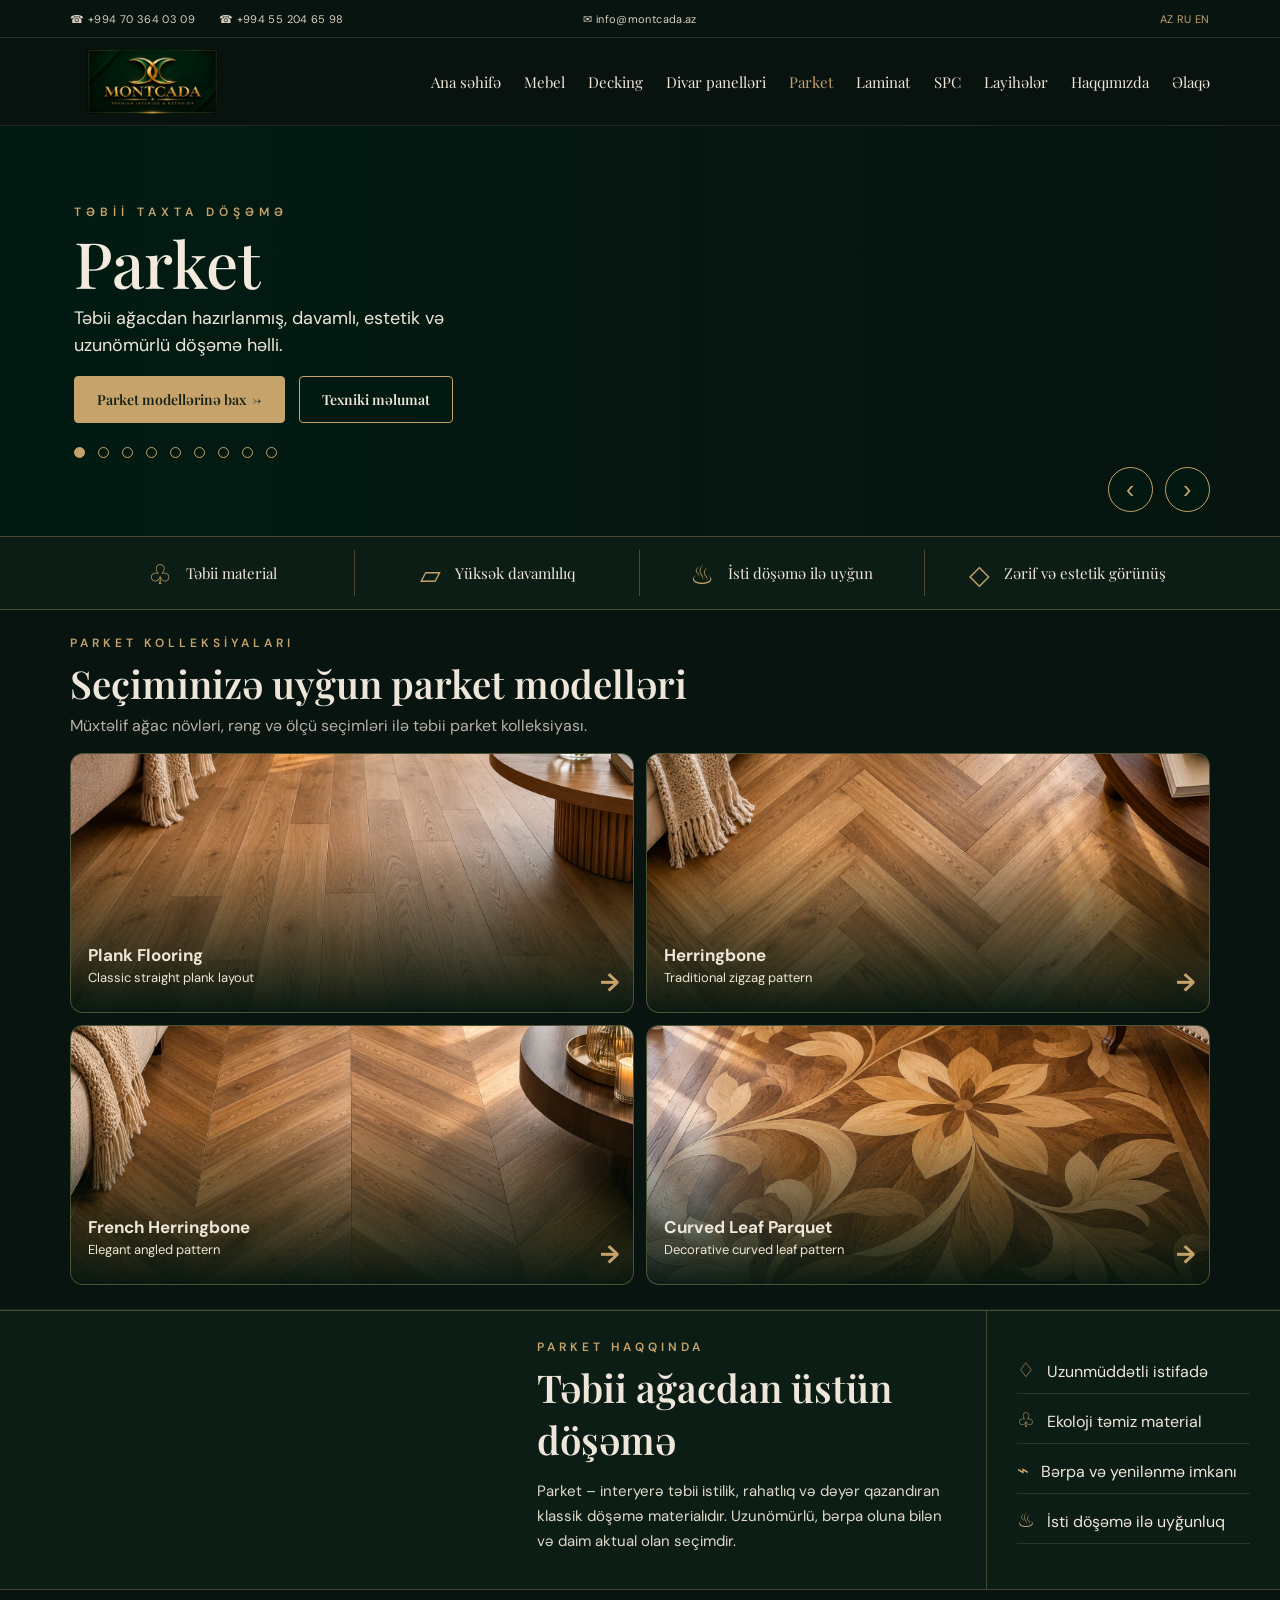
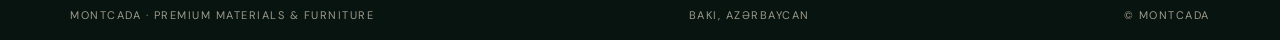
<file: parket.html>
<!DOCTYPE html>
<html lang="az">
<head>
<meta charset="UTF-8">
<meta name="viewport" content="width=device-width, initial-scale=1">
<meta name="theme-color" content="#07140f">
<title>MONTCADA | Parket</title>
<link rel="preconnect" href="https://fonts.googleapis.com">
<link rel="preconnect" href="https://fonts.gstatic.com" crossorigin>
<link rel="stylesheet" href="style.css">

</head>
<body class="page-parket">
<div id="siteHeader"></div>

<section class="hero" aria-label="Parket təqdimatı">
<div class="hero-img active" style="background-image:url('https://images.unsplash.com/photo-1600210492486-724fe5c67fb0?auto=format&fit=crop&w=1800&q=85')"></div>
<div class="hero-img" style="background-image:url('https://images.unsplash.com/photo-1600607687939-ce8a6c25118c?auto=format&fit=crop&w=1800&q=85')"></div>
<div class="hero-img" style="background-image:url('https://images.unsplash.com/photo-1600566753086-00f18fb6b3ea?auto=format&fit=crop&w=1800&q=85')"></div>
<div class="hero-img" style="background-image:url('https://images.unsplash.com/photo-1600607687920-4e2a09cf159d?auto=format&fit=crop&w=1800&q=85')"></div>
<div class="hero-img" style="background-image:url('https://images.unsplash.com/photo-1600607687644-c7171b42498f?auto=format&fit=crop&w=1800&q=85')"></div>
<div class="hero-img" style="background-image:url('https://images.unsplash.com/photo-1600607687939-ce8a6c25118c?auto=format&fit=crop&w=1800&q=85')"></div>
<div class="hero-img" style="background-image:url('https://images.unsplash.com/photo-1600210492486-724fe5c67fb0?auto=format&fit=crop&w=1800&q=85')"></div>
<div class="hero-img" style="background-image:url('https://images.unsplash.com/photo-1600566753086-00f18fb6b3ea?auto=format&fit=crop&w=1800&q=85')"></div>
<div class="hero-img" style="background-image:url('https://images.unsplash.com/photo-1600607687644-c7171b42498f?auto=format&fit=crop&w=1800&q=85')"></div>
<div class="hero-content"><div class="eyebrow">Təbii taxta döşəmə</div><h1 id="heroTitle">Parket</h1><p id="heroText">Təbii ağacdan hazırlanmış, davamlı, estetik və uzunömürlü döşəmə həlli.</p><div class="actions"><a class="btn primary" href="#collections">Parket modellərinə bax&nbsp; →</a><a class="btn secondary" href="#about">Texniki məlumat</a></div><div class="dots" id="heroDots"></div></div>
<div class="arrows"><button class="arrow" id="prev" aria-label="Əvvəlki slayd">‹</button><button class="arrow" id="next" aria-label="Növbəti slayd">›</button></div>
</section>

<section class="site-benefits">
  <div class="site-benefit">
    <span class="site-benefit-icon">♧</span>
    Təbii material
  </div>

  <div class="site-benefit">
    <span class="site-benefit-icon">▱</span>
    Yüksək davamlılıq
  </div>

  <div class="site-benefit">
    <span class="site-benefit-icon">♨</span>
    İsti döşəmə ilə uyğun
  </div>

  <div class="site-benefit">
    <span class="site-benefit-icon">◇</span>
    Zərif və estetik görünüş
  </div>
</section>
  
<section class="section" id="collections"><div class="kicker">PARKET KOLLEKSİYALARI</div><h2>Seçiminizə uyğun parket modelləri</h2><p>Müxtəlif ağac növləri, rəng və ölçü seçimləri ilə təbii parket kolleksiyası.</p>

<div class="cards">

  <a class="card" href="#contact">
    <img loading="lazy" src="parket/parket-floring.webp">
    <div class="card-label">
      <strong>Plank Flooring</strong>
      <span>Classic straight plank layout</span>
      <b>→</b>
    </div>
  </a>

  <a class="card" href="#contact">
    <img loading="lazy" src="parket/parket-heringbone.webp">
    <div class="card-label">
      <strong>Herringbone</strong>
      <span>Traditional zigzag pattern</span>
      <b>→</b>
    </div>
  </a>

  <a class="card" href="#contact">
    <img loading="lazy" src="parket/parket-fishbone.webp">
    <div class="card-label">
      <strong>French Herringbone</strong>
      <span>Elegant angled pattern</span>
      <b>→</b>
    </div>
  </a>

  <a class="card" href="#contact">
    <img loading="lazy" src="parket/parket-curva.webp">
    <div class="card-label">
      <strong>Curved Leaf Parquet</strong>
      <span>Decorative curved leaf pattern</span>
      <b>→</b>
    </div>
  </a>

</div>
</section>
<section class="about" id="about"><div class="about-photo" style="background-image:url('https://images.unsplash.com/photo-1600607687939-ce8a6c25118c?auto=format&fit=crop&w=1100&q=85')"></div><div class="about-copy"><div class="kicker">PARKET HAQQINDA</div><h2>Təbii ağacdan üstün döşəmə</h2><p>Parket – interyerə təbii istilik, rahatlıq və dəyər qazandıran klassik döşəmə materialıdır. Uzunömürlü, bərpa oluna bilən və daim aktual olan seçimdir.</p></div><div class="about-list"><div><span>♢</span>Uzunmüddətli istifadə</div><div><span>♧</span>Ekoloji təmiz material</div><div><span>⌁</span>Bərpa və yenilənmə imkanı</div><div><span>♨</span>İsti döşəmə ilə uyğunluq</div></div></section>
<footer><span>MONTCADA · PREMIUM MATERIALS & FURNITURE</span><span>BAKI, AZƏRBAYCAN</span><span>© MONTCADA</span></footer>
<script>
const slides=[...document.querySelectorAll('.hero-img')],dotsBox=document.getElementById('heroDots');let current=0,timer;
slides.forEach((_,i)=>{const d=document.createElement('button');d.className='dot'+(i===0?' active':'');d.setAttribute('aria-label',`Slayd ${i+1}`);d.addEventListener('click',()=>show(i,true));dotsBox.appendChild(d)});
function show(i,manual=false){slides[current].classList.remove('active');dotsBox.children[current].classList.remove('active');current=(i+slides.length)%slides.length;slides[current].classList.add('active');dotsBox.children[current].classList.add('active');if(manual)reset()}
function reset(){clearInterval(timer);timer=setInterval(()=>show(current+1),10000)}
document.getElementById('prev').onclick=()=>show(current-1,true);document.getElementById('next').onclick=()=>show(current+1,true);reset();

</script>

<script src="header.js"></script>

</body></html>
</file>
<file: style.css>
@import url('https://fonts.googleapis.com/css2?family=DM+Sans:wght@400;500;600;700&family=Playfair+Display:wght@500;600;700&display=swap');
:root{
--bg:#07140f;
--panel:#0c1d16;
--green:#123e2d;
--gold:#c5a36a;
--cream:#eee6d8;
--muted:#b6b1a6
}

*{box-sizing:border-box}

html{
scroll-behavior:smooth;
scroll-padding-top:90px
}

body{
margin:0;
background:var(--bg);
color:var(--cream);
font-family:"DM Sans",sans-serif
}

a{color:inherit}

.topbar{
min-height:38px;
padding:7px 5.5%;
display:flex;
align-items:center;
justify-content:space-between;
gap:18px;
border-bottom:1px solid #ffffff20;
color:#d9d0bf;
font-size:11px;
letter-spacing:.35px;
  position:relative;
}

.top-contacts{
display:flex;
gap:24px;
flex-wrap:wrap;

}

.location-link{
  display:inline-flex;
  align-items:center;
  gap:7px;
  color:inherit;
  text-decoration:none;
  cursor:pointer;
  transition:color .2s ease;
}

.location-link:hover{
  color:var(--gold);
}

.location-link svg{
  width:14px;
  height:14px;
}

.top-email{
position:absolute;
left:50%;
transform:translateX(-50%);
white-space:nowrap;
}

.topbar a{text-decoration:none}

.languages{
color:var(--gold);
white-space:nowrap;
letter-spacing:2px
  text-align:center;
}

header{
min-height:88px;
padding:10px 5.5%;
display:flex;
align-items:center;
justify-content:space-between;
gap:28px;
background:#08130f;
border-bottom:1px solid #c5a36a28;
position:relative;
z-index:20
}

.brand{
width:205px;
height:65px;
flex:0 0 205px;
display:flex;
align-items:center
}

.brand img{
width:100%;
height:100%;
object-fit:contain
}
.brand{
  transform:translateX(-15%);
}
@media (min-width:851px){
  .brand{
    transform:translateX(-10%);
  }
}


nav{
display:flex;
align-items:center;
justify-content:flex-end;
gap:clamp(12px,1.8vw,27px);
flex:1
}

nav a{
text-decoration:none;
color:#eee6d8;
font:15px "Playfair Display",serif;
white-space:nowrap;
transition:color .25s
}

nav a:hover{color:var(--gold)}

nav a.active{
  color:var(--gold);
}
  
.menu-toggle{
display:none;
background:transparent;
color:var(--gold);
border:1px solid #c5a36a88;
border-radius:3px;
font-size:23px;
padding:5px 11px
}

/* ANA SLAYD */

.hero{
height:min(410px,68vw);
min-height:410px;
position:relative;
overflow:hidden;
background:#07140f
}

.hero-bg{
position:absolute;
inset:0;
background-size:cover;
background-position:center;
opacity:0;
transition:opacity 1.5s ease;
will-change:opacity
}

.hero-bg.active{opacity:1}

.hero-shade{
position:absolute;
inset:0;
background:
linear-gradient(90deg,rgba(3,14,10,.91) 0%,rgba(3,14,10,.65) 34%,rgba(3,14,10,.12) 76%),
linear-gradient(0deg,rgba(3,14,10,.28),transparent 35%);
z-index:1;
pointer-events:none
}

.hero-content{
position:relative;
z-index:2;
height:100%;
max-width:760px;
padding:60px 6%;
display:flex;
flex-direction:column;
justify-content:center;
align-items:flex-start
}

.eyebrow{
color:var(--gold);
font-size:12px;
letter-spacing:6px;
text-transform:uppercase
}

.hero h1{
font:500 clamp(50px,6.2vw,82px)/1.02 "Playfair Display",serif;
color:#f2eadc;
margin:25px 0 20px;
max-width:700px
}

.hero p{
font-size:17px;
line-height:1.7;
color:#eee6d8;
max-width:430px;
margin:0
}

.hero-actions{
display:flex;
flex-wrap:wrap;
gap:16px;
margin-top:27px
}

.btn{
display:inline-flex;
align-items:center;
justify-content:center;
gap:12px;
padding:14px 21px;
border:1px solid var(--gold);
color:var(--cream);
text-decoration:none;
font:14px "Playfair Display",serif;
transition:background .25s,color .25s
}

.btn.primary{
background:var(--gold);
color:#10170f
}

.btn:hover{
background:var(--gold);
color:#10170f
}

/* SLAYD NOQTƏLƏRİ */

.hero-dots{
position:absolute;
z-index:4;
left:6%;
bottom:38px;
display:flex;
align-items:center;
gap:13px
}

.hero-dot{
width:12px;
height:12px;
padding:0;
border:1px solid var(--gold);
border-radius:50%;
background:transparent;
cursor:pointer;
transition:all .35s
}

.hero-dot.active{
width:14px;
height:14px;
background:var(--cream);
border-color:var(--cream)
}

.hero-arrows{
position:absolute;
z-index:4;
right:6%;
bottom:27px;
display:flex;
gap:14px
}

.hero-arrow{
width:46px;
height:46px;
border:1px solid var(--gold);
border-radius:50%;
background:#07140f55;
color:var(--gold);
font-size:27px;
cursor:pointer;
transition:all .25s
}

.hero-arrow:hover{
background:var(--gold);
color:#07140f
}

/* ÜSTÜNLÜKLƏR — ÜMUMİ */

.benefits{
  display:grid;
  grid-template-columns:repeat(4,minmax(0,1fr));
  padding:17px 5%;
  background:#071a12;
  border-top:1px solid #c5a36a33;
  border-bottom:1px solid #c5a36a33;
}

.benefit{
  display:flex;
  align-items:center;
  justify-content:center;
  gap:10px;
  min-width:0;
  padding:7px;
  border:0;
  font:400 16px "Playfair Display",serif;
}

.benefit-icon{
  flex-shrink:0;
  font-size:28px;
  color:var(--gold);
}

/* MƏHSULLAR */

.section{
padding:78px 5.5%;
border-bottom:1px solid #ffffff12
}

.section-heading{
display:flex;
align-items:flex-end;
justify-content:space-between;
gap:20px;
margin-bottom:28px
}

.section-kicker{
color:var(--gold);
font-size:11px;
letter-spacing:4px;
text-transform:uppercase
}

.section h2{
font:500 clamp(34px,4vw,48px)/1.1 "Playfair Display",serif;
margin:12px 0 0
}

.text-link{
color:var(--gold);
text-decoration:none;
font-size:13px;
white-space:nowrap
}

.category-grid{
display:grid;
grid-template-columns:repeat(3,1fr);
gap:18px
}

.category-card{
height:270px;
position:relative;
overflow:hidden;
border:1px solid #b9965d77;
border-radius:7px;
background:#18251d;
text-decoration:none
}

.category-card img{
width:100%;
height:100%;
object-fit:cover;
display:block;
transition:transform .7s ease
}

.category-card:hover img{
transform:scale(1.06)
}

.category-card:after{
content:"";
position:absolute;
inset:35% 0 0;
background:linear-gradient(transparent,rgba(0,0,0,.88))
}

.category-label{
position:absolute;
z-index:1;
left:17px;
right:14px;
bottom:17px;
display:flex;
align-items:flex-end;
justify-content:space-between;
gap:8px;
font:20px "Playfair Display",serif
}

.category-label small{
display:block;
font:11px "DM Sans",sans-serif;
margin-top:5px;
color:#e4ded3
}

.category-arrow{
color:var(--gold);
font-size:22px
}

/* HAQQIMIZDA */

.about{
display:grid;
grid-template-columns:1.05fr .95fr;
min-height:420px;
background:#0b2118
}

.about-image{
min-height:420px;
background:url("https://images.unsplash.com/photo-1600210492486-724fe5c67fb0?auto=format&fit=crop&w=1400&q=82") center/cover
}

.about-copy{
padding:70px 10%;
display:flex;
flex-direction:column;
justify-content:center
}

.about-copy h2{
font:500 clamp(34px,4vw,48px)/1.12 "Playfair Display",serif;
margin:15px 0 20px
}

.about-copy p{
color:#c9c8bd;
line-height:1.8;
font-size:15px;
max-width:540px
}

/* LAYİHƏLƏR */

.projects{
background:radial-gradient(ellipse at 70% 0%,#12271d,#07140f 70%)
}

.project-grid{
display:grid;
grid-template-columns:repeat(4,1fr);
gap:15px
}

.project-card{
height:220px;
overflow:hidden;
border-radius:6px;
border:1px solid #b9965d66
}

.project-card img{
width:100%;
height:100%;
object-fit:cover;
display:block;
transition:transform .7s
}

.project-card:hover img{
transform:scale(1.05)
}

/* ƏLAQƏ */

.contact-section{
display:grid;
grid-template-columns:1fr 1fr;
gap:35px;
align-items:center;
background:#0a1b13
}

.contact-section h2{
font:500 42px "Playfair Display",serif;
margin:12px 0
}

.contact-section p{
color:#c5c1b5;
line-height:1.8
}

.contact-details{
display:grid;
gap:15px
}

.contact-details a{
color:var(--cream);
text-decoration:none
}

footer{
padding:28px 5.5%;
display:flex;
justify-content:space-between;
gap:15px;
flex-wrap:wrap;
color:#a9a294;
font-size:10px;
letter-spacing:1.4px;
border-top:1px solid #ffffff1a
}

/* TABLET */

@media(max-width:1050px){
header{gap:15px}
.brand{width:165px;flex-basis:165px}
nav{gap:13px}
nav a{font-size:15px}
.category-card{height:230px}
}

/* MOBİL */

@media(max-width:850px){

.topbar{
padding:7px 4%;
font-size:9px
}



header{
min-height:75px;
padding:8px 4%;
flex-wrap:wrap
}

.brand{
width:155px;
height:54px;
flex-basis:155px
}

.menu-toggle{
display:block;
margin-left:auto
}

nav{
display:none;
order:3;
flex:0 0 100%;
width:100%;
justify-content:flex-start;
flex-wrap:wrap;
gap:16px 20px;
padding:12px 0 15px
}

nav.open{display:flex}

.hero{
height:620px;
min-height:530px
}

.hero-content{padding:45px 7%}

.benefits{
  grid-template-columns:repeat(4,minmax(0,1fr));
  gap:3px;
  padding:18px 2%;
}

.benefit{
  display:flex;
  align-items:center;
  justify-content:center;
  gap:4px;
  min-width:0;
  padding:4px 2px;
  border:0;
  font:400 9px "Playfair Display",serif;
}

.benefit-icon{
font-size:23px;
flex-shrink:0;
}

.category-grid{
grid-template-columns:repeat(2,minmax(0,1fr))
}

.category-card{height:210px}

.category-card:last-child{
grid-column:span 1
}

.about{grid-template-columns:1fr}

.about-image{min-height:330px}

.about-copy{padding:50px 7%}

.project-grid{grid-template-columns:1fr 1fr}

.project-card{height:190px}

.contact-section{grid-template-columns:1fr}
}

/* TELEFON */

@media(max-width:520px){


.topbar{
  flex-wrap:nowrap;
  min-height:58px;
  align-items:flex-start;
  position:relative;
}

.top-contacts{
  display:flex;
  flex-direction:column;
  align-items:flex-start;
  gap:4px;
}

.top-email{
  position:absolute;
  left:50%;
  top:50%;
  transform:translate(-50%,-50%);
  white-space:nowrap;
}

.languages{
  position:absolute;
  top:7px;
  right:4%;
  letter-spacing:1px;
}

.hero{
height:590px;
min-height:510px
}

.hero-content{padding:40px 7%}

.hero h1{font-size:46px}

.hero p{
font-size:14px;
max-width:310px
}

.hero-actions{gap:9px}

.hero-actions .btn{
padding:12px 13px;
font-size:12px
}

.hero-dots{
left:7%;
bottom:27px;
gap:9px
}

.hero-dot{
width:9px;
height:9px
}

.hero-dot.active{
width:12px;
height:12px
}

.hero-arrows{
right:5%;
bottom:15px;
gap:7px
}

.hero-arrow{
width:36px;
height:36px;
font-size:21px
}
 
.benefit-icon{font-size:23px}

.section{padding:52px 5%}

.section-heading{
align-items:flex-start;
flex-direction:column
}

.category-grid{gap:9px}

.category-card{height:165px}


.category-label{
left:10px;
bottom:12px;
font-size:17px
}

.about-image{min-height:250px}

.about-copy h2{font-size:34px}

.project-card{height:145px}

.contact-section h2{font-size:34px}

footer{
flex-direction:column;
font-size:9px
}
}

@media(prefers-reduced-motion:reduce){
*,*::before,*::after{
scroll-behavior:auto!important;
transition:none!important
}
}
/* MONTCADA — PREMIUM MOBIL MENYU */
@media (max-width: 850px) {
  header {
    position: relative !important;
    z-index: 100 !important;
    display: flex !important;
    flex-wrap: wrap !important;
    align-items: center !important;
    justify-content: space-between !important;
    height: auto !important;
    min-height: 88px !important;
    padding: 10px 5% !important;
    gap: 12px !important;
  }

  header .brand {
    display: flex !important;
    align-items: center !important;
    width: 190px !important;
    height: 65px !important;
  }

  header .brand img {
    width: 100% !important;
    height: 100% !important;
    object-fit: contain !important;
  }

  #menuToggle {
    display: block !important;
    margin-left: auto !important;
    background: transparent !important;
    color: #c5a36a !important;
    border: 1px solid rgba(197,163,106,.65) !important;
    border-radius: 3px !important;
    padding: 9px 13px !important;
    font-size: 25px !important;
  }

  #mainNav {
    display: none !important;
    position: static !important;
    order: 3 !important;
    flex: 0 0 100% !important;
    width: 100% !important;
    height: auto !important;
    margin: 0 !important;
    padding: 8px 0 12px !important;
    flex-direction: column !important;
    align-items: stretch !important;
    gap: 0 !important;
    background: transparent !important;
  }

  #mainNav.open {
    display: flex !important;
  }

  #mainNav a {
    display: block !important;
    width: 100% !important;
    padding: 13px 8px !important;
    border: 0 !important;
    border-bottom: 1px solid rgba(197,163,106,.18) !important;
    background: transparent !important;
    color: #eee6d8 !important;
    font-family: Georgia, serif !important;
    font-size: 23px !important;
    text-align: left !important;
    text-decoration: none !important;
  }

  #mainNav a.active,
  #mainNav a[aria-current="page"] {
    color: #c5a36a !important;
  }
}

@media (max-width: 520px) {
  header .brand {
    width: 175px !important;
    height: 60px !important;
  }

  #mainNav a {
    font-size: 22px !important;
  }
}

/* =================================
   BÜTÜN SƏHİFƏLƏR — ÜSTÜNLÜKLƏR ZOLAĞI
================================= */

.site-benefits {
  display: grid;
  grid-template-columns: repeat(4, minmax(0, 1fr));
  align-items: center;
  padding: 13px 5.5%;
  background: #0c1d16;
  border-top: 1px solid #c5a36a55;
  border-bottom: 1px solid #c5a36a55;
}

.site-benefit {
  display: flex;
  align-items: center;
  justify-content: center;
  gap: 14px;
  min-height: 44px;
  padding: 5px 12px;
  border-right: 1px solid #c5a36a55;
  color: #eee6d8;
  font-family: "Playfair Display", serif;
  font-size: 15px;
}

.site-benefit:last-child {
  border-right: 0;
}

.site-benefit-icon {
  flex-shrink: 0;
  color: #c5a36a;
  font-size: 27px;
}

@media (max-width: 620px) {
  .site-benefits {
    grid-template-columns: repeat(2, minmax(0, 1fr));
    padding: 8px 3%;
  }

  .site-benefit {
    justify-content: flex-start;
    font-size: 12px;
    gap: 9px;
    padding: 10px 8px;
  }

  .site-benefit:nth-child(2) {
    border-right: 0;
  }

  .site-benefit:nth-child(-n+2) {
    border-bottom: 1px solid #c5a36a33;
  }

  .site-benefit-icon {
    font-size: 22px;
  }
}

/* =====================================
   MEBEL SƏHİFƏSİ CSS
===================================== */

.page-mebel .hero{
      position:relative;
      overflow:hidden;
      background:var(--panel)
     }
.page-mebel .slides,
.page-mebel .slide{
position:absolute;
inset:0;
width:100%;
height:100%;
}
.page-mebel .slide{
  opacity:0;
  visibility:hidden;
  background-size:cover;
  background-position:center;
  transition:opacity 1.7s ease,visibility 1.7s ease;
}
.page-mebel .slide.active{
  opacity:1;
  visibility:visible;
}
.page-mebel .shade{
  position:absolute;
  inset:0;
  z-index:1;
  background:linear-gradient(90deg,rgba(7,20,15,.98),rgba(7,20,15,.88) 28%,rgba(7,20,15,.43) 57%,rgba(7,20,15,.05))
}
.page-mebel .hero-content{
  position:relative;
  z-index:2;
  height:100%;
  padding:55px 6%;
  display:flex;
  flex-direction:column;
  justify-content:center;
  align-items:flex-start
}
.page-mebel .kicker{
  color:var(--gold);
  font-size:11px;
  letter-spacing:5px;
  font-weight:600
}
.page-mebel .hero h1{
  font:700 clamp(42px,5vw,65px)/1.08 "Playfair Display",serif;max-width:570px;
  margin:18px 0;color:var(--cream)
}
.page-mebel .hero p{
  font-size:15px;
  line-height:1.75;
  max-width:390px;
  margin:0 0 24px;
  color:#e2dbcf
}
.page-mebel .actions{
  display:flex;
  gap:14px;
  flex-wrap:wrap
}
.page-mebel .btn{
  padding:14px 22px;
  border:1px solid var(--gold);
  font-size:13px;transition:.25s
}
.page-mebel btn:hover{
  background:var(--gold);
  color:#17140e
}
.page-mebel .btn.primary{
  background:var(--gold);
  color:#17140e
}
.page-mebel .dots{
  position:absolute;
  z-index:3;
  bottom:25px;
  left:6%;
  display:flex;gap:12px
}
.page-mebel .dot{
  width:12px;
  height:12px;
  border-radius:50%;
  border:1.5px solid var(--gold);
  background:transparent;
  padding:0;cursor:pointer;
  transition:background .3s,transform .3s
}
.page-mebel .dot.active{
  background:var(--cream);
  border-color:var(--cream);
  transform:scale(1.08)
}
.page-mebel .arrows{
  position:absolute;
  right:5%;
  bottom:19px;
  z-index:3;
  display:flex;
  gap:12px
}
.page-mebel .arrows button{
  width:43px;
  height:43px;
  border:1px solid var(--gold);
  border-radius:50%;
  background:rgba(7,20,15,.55);
  color:var(--gold);
  font-size:25px;
  cursor:pointer
}

.page-mebel .section{
  padding:52px 5% 28px;
  max-width:1600px;
  margin:auto
}
.page-mebel .section h2{
  font:600 clamp(30px,4vw,40px) "Playfair Display",serif;
  margin:12px 0;
  color:var(--cream)
}
.page-mebel .intro{
  font-size:13px;
  color:var(--muted);
  margin:0 0 25px
}
.page-mebel .categories{
  display:grid;
  grid-template-columns:repeat(3,1fr);
  gap:15px
}
.page-mebel .category{
  height:195px;
  position:relative;
  overflow:hidden;
  border:1px solid var(--line);
  border-radius:8px;
  background:var(--panel)
}
.page-mebel .category img{
  width:100%;
  height:100%;
  object-fit:cover;
  transition:transform .7s
}
.page-mebel .category:hover img{transform:scale(1.055)}

.page-mebel .category:after{
  content:"";
  position:absolute;
  inset:30% 0 0;
  background:linear-gradient(transparent,rgba(7,20,15,.94))
}
.page-mebel .cattext{
  position:absolute;
  z-index:1;
  bottom:13px;
  left:15px;
  right:14px
}
.page-mebel .cattext h3{
  font:600 20px "Playfair Display",serif;
  margin:0 0 4px
}
.page-mebel.cattext p{
  font-size:11px;
  margin:0;
  color:#e6dfd2
}
.page-mebel .cattext b{
  float:right;
  color:var(--gold);
  font-size:22px
}
.page-mebel .wisanka
{
  display:grid;
  grid-template-columns:1fr 1fr;
  margin-top:30px;
  border-top:1px solid var(--line);
  background:var(--panel)
}
.page-mebel .wisanka img{
  width:100%;
  height:360px;
  object-fit:cover;
  display:block
}
.page-mebel .text{
  padding:45px 9%;
  align-self:center
}
.page-mebel .wtext h2{
  font:600 42px "Playfair Display",serif;
  margin:12px 0;
  color:var(--cream)
}
.page-mebel .wtext p{
  line-height:1.85;
  font-size:14px;color:#ded6c9;
  border-left:2px solid var(--gold);
  padding-left:20px
}


@media(max-width:520px){
      
 .page-mebel .section{padding:38px 4% 20px}
 .page-mebel .categories{grid-template-columns:repeat(2,1fr);gap:10px}
 .page-mebel .category{height:155px}
 .page-mebel .cattext{left:9px;bottom:9px}
 .page-mebel .cattext h3{font-size:16px}
.page-mebel .cattext p{font-size:9px}
 .page-mebel .wtext{padding:32px 7%}
 .page-mebel .wtext h2{font-size:34px}
}




/* =====================================
   DECKING SƏHİFƏSİ CSS
===================================== */


  /* DECKING SƏHİFƏSİ */

.page-decking{
  --panel:#0c2118;
}

/* HERO */
.page-decking .hero{
  
  position:relative;
  display:flex;
  align-items:center;
  background:
    linear-gradient(90deg,rgba(3,16,11,.95),rgba(3,16,11,.65) 35%,rgba(3,16,11,.05)),
    url("https://images.unsplash.com/photo-1600607687939-ce8a6c25118c?auto=format&fit=crop&w=1900&q=85")
    center 55%/cover;
}

.page-decking .hero-content{
  padding:55px 7%;
  max-width:600px;
}

.page-decking .breadcrumb{
  font-size:12px;
  color:#c9c0af;
  margin-bottom:30px;
}

.page-decking .breadcrumb a{color:var(--gold)}

.page-decking .eyebrow{
  color:var(--gold);
  font-size:11px;
  letter-spacing:4px;
  text-transform:uppercase;
}

.page-decking .hero h1{
  font:500 clamp(44px,5vw,66px)/1.05 "Playfair Display",serif;
  margin:15px 0;
}

.page-decking .hero p{
  font-size:16px;
  line-height:1.7;
  max-width:400px;
  color:#eee6d8;
}

.page-decking .buttons{
  display:flex;
  gap:14px;
  flex-wrap:wrap;
  margin-top:24px;
}

.page-decking .btn{
  display:inline-flex;
  align-items:center;
  gap:10px;
  padding:13px 19px;
  border:1px solid var(--gold);
  color:var(--cream);
  font:14px "Playfair Display",serif;
  transition:.3s;
}

.page-decking .btn.gold{
  background:var(--gold);
  color:#10170f;
}

.page-decking .btn:hover{
  background:var(--gold);
  color:#10170f;
}

/* BÖLMƏLƏR */
.page-decking .section{padding:45px 7%}

.page-decking .section-title{
  font:500 32px "Playfair Display",serif;
  margin:8px 0 20px;
}

.page-decking .section-top{
  display:flex;
  justify-content:space-between;
  align-items:flex-end;
  gap:15px;
  margin-bottom:18px;
}

.page-decking .gold-link{
  color:var(--gold);
  font-size:12px;
}

/* KOLLEKSİYALAR */
.page-decking .collections{
  display:grid;
  grid-template-columns:repeat(3,minmax(0,1fr));
  gap:17px;
}

.page-decking .collection-card{
  height:180px;
  min-width:0;
  position:relative;
  overflow:hidden;
  border:1px solid #c5a36a88;
  border-radius:7px;
  cursor:pointer;
}

.page-decking .collection-card img{
  width:100%;
  height:100%;
  object-fit:cover;
  transition:transform .6s;
}

.page-decking .collection-card:hover img{transform:scale(1.06)}

.page-decking .collection-card:after{
  content:"";
  position:absolute;
  inset:40% 0 0;
  background:linear-gradient(transparent,#000d);
}

.page-decking .collection-info{
  position:absolute;
  z-index:2;
  left:16px;
  right:16px;
  bottom:13px;
  display:flex;
  justify-content:space-between;
  align-items:flex-end;
}

.page-decking .collection-info strong{
  display:block;
  font:20px "Playfair Display",serif;
}

.page-decking .collection-info small{
  display:block;
  font-size:11px;
  margin-top:4px;
}

.page-decking .collection-info span{color:var(--gold)}

/* RƏNGLƏR */
.page-decking .colors{
  display:flex;
  justify-content:center;
  flex-wrap:wrap;
  gap:18px;
  margin-top:18px;
}

.page-decking .color-option{
  text-align:center;
  cursor:pointer;
  font-size:11px;
  color:var(--cream);
  background:none;
  border:0;
}

.page-decking .color-swatch{
  display:block;
  width:76px;
  height:38px;
  border:2px solid transparent;
  border-radius:8px;
  margin-bottom:7px;
  transition:.2s;
}

.page-decking .color-option.selected .color-swatch{
  border-color:var(--gold);
  outline:2px solid #c5a36a55;
}

/* TEXNİKİ MƏLUMAT */
.page-decking .details{
  display:grid;
  grid-template-columns:1fr 1.1fr 1.1fr;
  gap:24px;
  align-items:center;
  border-top:1px solid #c5a36a25;
  border-bottom:1px solid #c5a36a25;
  padding-top:22px;
  padding-bottom:22px;
}

.page-decking .details h3{
  font:22px "Playfair Display",serif;
  margin:0 0 15px;
}

.page-decking .features{
  list-style:none;
  padding:0;
  margin:0;
}

.page-decking .features li{
  margin:11px 0;
  font-size:12px;
  color:#d6d1c5;
}

.page-decking .features li:before{
  content:"✓";
  color:var(--gold);
  margin-right:9px;
  font-weight:bold;
}

.page-decking .detail-image{
  width:100%;
  height:175px;
  object-fit:cover;
  border-radius:7px;
  border:1px solid #c5a36a66;
}

.page-decking .specs{
  border:1px solid #c5a36a33;
  border-radius:7px;
  padding:14px;
}

.page-decking .specs h3{font-size:19px}

.page-decking .spec-row{
  display:flex;
  justify-content:space-between;
  gap:10px;
  padding:10px 0;
  border-top:1px solid #ffffff15;
  font-size:11px;
}

.page-decking .spec-row span:last-child{
  color:#d6c4a4;
  text-align:right;
}

/* LAYİHƏLƏR */
.page-decking .project-grid{
  display:grid;
  grid-template-columns:repeat(4,1fr);
  gap:13px;
}

.page-decking .project-grid img{
  width:100%;
  height:145px;
  object-fit:cover;
  border-radius:7px;
  border:1px solid #c5a36a55;
  transition:.4s;
}

.page-decking .project-grid img:hover{transform:scale(1.025)}

/* ƏLAQƏ */
.page-decking .quote{
  margin:10px 5.5% 45px;
  padding:22px 35px;
  display:flex;
  align-items:center;
  justify-content:space-between;
  gap:20px;
  background:linear-gradient(110deg,#103d2b,#0b2118);
  border:1px solid #c5a36a55;
  border-radius:9px;
}

.page-decking .quote h2{
  font:23px "Playfair Display",serif;
  margin:0 0 7px;
}

.page-decking .quote p{
  font-size:12px;
  color:#c9c8bd;
  margin:0;
}

.page-decking .quote-icon{
  font-size:35px;
  color:var(--gold);
}

/* DECKING - RESPONSIVE */

@media(max-width:1050px){
  .page-decking .details{grid-template-columns:1fr 1fr}
  .page-decking .detail-image{height:190px}
  .page-decking .specs{grid-column:span 2}
}

@media(max-width:850px){

  
  .page-decking .hero-content{padding:35px 6%}
  .page-decking .hero h1{font-size:46px}
  .page-decking .hero p{font-size:14px}

  .page-decking .collections{grid-template-columns:1fr 1fr}
  .page-decking .collection-card{height:145px}
  .page-decking .collection-info strong{font-size:16px}

  .page-decking .details{grid-template-columns:1fr}
  .page-decking .specs{grid-column:auto}
  .page-decking .detail-image{height:200px}

  .page-decking .project-grid{grid-template-columns:1fr 1fr}
  .page-decking .project-grid img{height:125px}

  .page-decking .quote{
    margin:5px 4% 30px;
    padding:20px;
    flex-direction:column;
    align-items:flex-start;
  }

  .page-decking .section{padding:35px 5%}
  .page-decking .section-title{font-size:28px}
}

@media(max-width:520px){
  .page-decking .collections{grid-template-columns:1fr}
  .page-decking .collection-card{height:180px}
  .page-decking .colors{gap:10px}
  .page-decking .color-swatch{width:65px}
}


/* =================================
   DIVAR PANELLƏRI SƏHİFƏSİ
================================= */

.page-wall-panels .hero {
    

    position: relative;
    display: flex;
    align-items: center;
    overflow: hidden;
    
}

.page-wall-panels .hero-slides,
.page-wall-panels .hero-slides img {
    position: absolute;
    inset: 0;
    width: 100%;
    height: 100%;
}

.page-wall-panels .hero-slides img {
    object-fit: cover;
    opacity: 0;
    transition: opacity 1.5s ease;
}

.page-wall-panels .hero-slides img.active {
    opacity: 1;
}

.page-wall-panels .hero:after {
    content: "";
    position: absolute;
    inset: 0;
    background: linear-gradient(
        90deg,
        var(--bg) 0%,
        rgba(7,20,15,.91) 30%,
        rgba(7,20,15,.35) 68%,
        rgba(7,20,15,.08)
    );
}

.page-wall-panels .hero-content {
    position: relative;
    z-index: 2;
    padding: 55px 6%;
    max-width: 650px;
}

.page-wall-panels .hero h1 {
    font-size: clamp(42px, 5vw, 66px);
    line-height: 1.08;
    margin: 16px 0;
}

.page-wall-panels .hero p {
    font-size: 18px;
    line-height: 1.6;
    max-width: 440px;
}

.page-wall-panels .slide-controls {
    position: absolute;
    z-index: 3;
    left: 6%;
    bottom: 25px;
    display: flex;
    gap: 13px;
}

.page-wall-panels .slide-dot {
    width: 13px;
    height: 13px;
    border: 2px solid var(--gold);
    border-radius: 50%;
    cursor: pointer;
    background: transparent;
    padding: 0;
}

.page-wall-panels .slide-dot.active {
    background: var(--gold);
}

.page-wall-panels .arrows {
    position: absolute;
    right: 5%;
    bottom: 22px;
    z-index: 3;
    display: flex;
    gap: 15px;
}

.page-wall-panels .arrows button {
    width: 45px;
    height: 45px;
    border-radius: 50%;
    border: 1px solid var(--gold);
    color: var(--gold);
    background: var(--bg);
    font-size: 25px;
    cursor: pointer;
}

.page-wall-panels .features {
    display: grid;
    grid-template-columns: repeat(4, 1fr);
    padding: 17px 5%;
    border-top: 1px solid #ffffff22;
    border-bottom: 1px solid #ffffff22;
    background: var(--panel);
}

.page-wall-panels .feature {
    text-align: center;
    padding: 8px;
    border-right: 1px solid rgba(255,255,255,0.2);
    font-size: 15px;
}

.page-wall-panels .feature:last-child {
    border: 0;
}

.page-wall-panels .feature b {
    color: var(--gold);
    font-size: 23px;
    margin-right: 12px;
}

.page-wall-panels .section {
    padding: 58px 5%;
}

.page-wall-panels .section-title {
    margin-bottom: 28px;
}

.page-wall-panels .section-title h2 {
    font-size: 36px;
    margin: 8px 0;
}

.page-wall-panels .section-title p {
    color: var(--muted);
}

.page-wall-panels .panel-grid {
    display: grid;
    grid-template-columns: repeat(3, 1fr);
    gap: 18px;
}

.page-wall-panels .panel-card {
    height: 235px;
    position: relative;
    overflow: hidden;
    border: 1px solid var(--gold);
    border-radius: 10px;
}

.page-wall-panels .panel-card img {
    width: 100%;
    height: 100%;
    object-fit: cover;
    transition: transform .6s;
}

.page-wall-panels .panel-card:hover img {
    transform: scale(1.06);
}

.page-wall-panels .panel-card:after {
    content: "";
    position: absolute;
    inset: 35% 0 0;
    background: linear-gradient(transparent, rgba(0,0,0,.88));
}

.page-wall-panels .panel-label {
    position: absolute;
    z-index: 2;
    bottom: 16px;
    left: 17px;
    right: 15px;
}

.page-wall-panels .panel-label h3 {
    font-size: 21px;
    margin: 0 0 5px;
}

.page-wall-panels .panel-label p {
    font-size: 13px;
    margin: 0;
}

.page-wall-panels .panel-label span {
    float: right;
    color: var(--gold);
    font-size: 24px;
}

.page-wall-panels .about {
    display: grid;
    grid-template-columns: 1fr 1fr;
    background: var(--panel);
    border-top: 1px solid #ffffff22;
}

.page-wall-panels .about img {
    width: 100%;
    height: 100%;
    min-height: 340px;
    object-fit: cover;
}

.page-wall-panels .about-text {
    padding: 50px 8%;
}

.page-wall-panels .about-text h2 {
    font-size: 40px;
    margin: 10px 0;
}

.page-wall-panels .about-text p {
    line-height: 1.8;
    color: var(--cream);
}

.page-wall-panels .about-list {
    margin-top: 20px;
    color: var(--gold);
    line-height: 2.5;
}

.page-wall-panels footer {
    padding: 25px 5%;
    border-top: 1px solid #ffffff22;
    display: flex;
    justify-content: space-between;
    color: var(--muted);
    font-size: 11px;
    letter-spacing: 1px;
}

/* TABLET */

@media (max-width: 900px) {
    .page-wall-panels .panel-card {
        height: 190px;
    }
}

/* MOBILE */

@media (max-width: 600px) {
    .page-wall-panels .hero {
        
    }

    .page-wall-panels .hero-content {
        padding: 45px 6%;
    }

    .page-wall-panels .hero h1 {
        font-size: 40px;
    }

    .page-wall-panels .hero p {
        font-size: 15px;
    }

    .page-wall-panels .features {
    grid-template-columns: repeat(4, minmax(0, 1fr));
    gap: 0;
    padding-left: 2%;
    padding-right: 2%;
    width: 100%;
    box-sizing: border-box;
}

    .page-wall-panels .feature {
        font-size: 12px;
        border: 0;
    }

    .page-wall-panels .section {
        padding: 40px 4%;
    }

    .page-wall-panels .section-title h2 {
        font-size: 29px;
    }

    .page-wall-panels .panel-grid {
    grid-template-columns: 1fr;
    gap: 10px;
}
    }

    .page-wall-panels .panel-card {
        height: 160px;
    }

    .page-wall-panels .panel-label {
        left: 11px;
        bottom: 12px;
    }

    .page-wall-panels .panel-label h3 {
        font-size: 15px;
    }

    .page-wall-panels .panel-label p {
        font-size: 10px;
    }

    .page-wall-panels .about {
        grid-template-columns: 1fr;
    }

    .page-wall-panels .about img {
        min-height: 230px;
    }

    .page-wall-panels .about-text {
        padding: 32px 6%;
    }

    .page-wall-panels .about-text h2 {
        font-size: 31px;
    }

    .page-wall-panels footer {
        gap: 12px;
        flex-direction: column;
    }
}




/* =====================================
   PARKET SƏHİFƏSİ CSS
===================================== */

.page-parket .hero {
  height: 310px;
  min-height: 310px;
  position: relative;
  overflow: hidden;
  background: #07140f;
}

.page-parket .hero-img {
  position: absolute;
  inset: 0;
  background-size: cover;
  background-position: center;
  opacity: 0;
  transition: opacity 1.4s ease;
}

.page-parket .hero-img.active {
  opacity: 1;
}

.page-parket .hero:after {
  content: "";
  position: absolute;
  inset: 0;
  background: linear-gradient(
    90deg,
    rgba(2,27,18,.98) 0%,
    rgba(2,27,18,.88) 27%,
    rgba(2,27,18,.25) 58%,
    rgba(2,27,18,.05) 100%
  );
}

.page-parket .hero-content {
  position: relative;
  z-index: 2;
  padding: 34px 5.8%;
  max-width: 570px;
}

.page-parket .eyebrow {
  color: var(--gold);
  letter-spacing: 5px;
  text-transform: uppercase;
  font-size: 12px;
  font-weight: 600;
}

.page-parket .hero h1 {
  font: 500 clamp(42px,5vw,64px)/1.04 "Playfair Display",serif;
  margin: 10px 0 8px;
}

.page-parket .hero p {
  font-size: 18px;
  line-height: 1.5;
  max-width: 410px;
  margin: 0 0 17px;
}

.page-parket .actions {
  display: flex;
  gap: 14px;
  flex-wrap: wrap;
}

.page-parket .btn {
  display: inline-flex;
  align-items: center;
  gap: 10px;
  padding: 13px 22px;
  border: 1px solid var(--gold);
  border-radius: 4px;
  font-size: 14px;
  font-weight: 600;
}

.page-parket .btn.primary {
  background: var(--gold);
  color: #172116;
}

.page-parket .btn.secondary {
  background: rgba(2,26,17,.38);
}

.page-parket .dots {
  display: flex;
  gap: 13px;
  margin-top: 24px;
}

.page-parket .dot {
  width: 11px;
  height: 11px;
  border: 1.5px solid var(--gold);
  border-radius: 50%;
  background: transparent;
  padding: 0;
  cursor: pointer;
}

.page-parket .dot.active {
  background: var(--gold);
}

.page-parket .arrows {
  position: absolute;
  z-index: 3;
  right: 5.5%;
  bottom: 24px;
  display: flex;
  gap: 12px;
}

.page-parket .arrow {
  width: 45px;
  height: 45px;
  border-radius: 50%;
  border: 1px solid var(--gold);
  background: rgba(2,26,17,.72);
  color: var(--gold);
  font-size: 25px;
  cursor: pointer;
}

.page-parket .benefits {
  display: grid;
  grid-template-columns: repeat(4,1fr);
  padding: 13px 5.5%;
  border-top: 1px solid #c5a36a55;
  border-bottom: 1px solid #c5a36a55;
  background: #0c1d16;
}

.page-parket .benefit {
  display: flex;
  align-items: center;
  justify-content: center;
  gap: 14px;
  padding: 4px 12px;
  border-right: 1px solid #c5a36a55;
  font-size: 15px;
}

.page-parket .benefit:last-child {
  border: 0;
}

.page-parket .benefit .ico {
  font-size: 28px;
  color: var(--gold);
}

.page-parket .section {
  padding: 25px 5.5% 24px;
}

.page-parket .kicker {
  font-size: 12px;
  letter-spacing: 4px;
  color: var(--gold);
  font-weight: 600;
}

.page-parket .section h2,
.page-parket .about h2 {
  font: 600 clamp(28px,3vw,40px) "Playfair Display",serif;
  margin: 6px 0;
}

.page-parket .section p {
  color: var(--muted);
  margin: 5px 0 17px;
}

.page-parket .cards {
  display: grid;
  grid-template-columns: repeat(2, minmax(0, 1fr));
  gap: 12px;
}

.page-parket .card {
  height: 260px;
  position: relative;
  border: 1px solid #c5a36a55;
  border-radius: 13px;
  overflow: hidden;
  background: #102a1c;
}

.page-parket .card img {
  width: 100%;
  height: 100%;
  object-fit: cover;
  transition: transform .6s;
}

.page-parket .card:hover img {
  transform: scale(1.06);
}

.page-parket .card:after {
  content: "";
  position: absolute;
  inset: 35% 0 0;
  background: linear-gradient(transparent,rgba(1,20,13,.94));
}

.page-parket .card-label {
  position: absolute;
  z-index: 1;
  left: 17px;
  right: 14px;
  bottom: 13px;
}

.page-parket .card-label strong {
  display: block;
  font-size: 17px;
}

.page-parket .card-label span {
  font-size: 13px;
  color: #eee4d2;
}

.page-parket .card-label b {
  float: right;
  color: var(--gold);
  font-size: 25px;
}

.page-parket .about {
  display: grid;
  grid-template-columns: 39% 1fr 23%;
  border-top: 1px solid #c5a36a55;
  background: #0c1d16;
  min-height: 235px;
}

.page-parket .about-photo {
  min-height: 235px;
  background-size: cover;
  background-position: center;
}

.page-parket .about-copy {
  padding: 28px 38px;
}

.page-parket .about-copy p {
  line-height: 1.65;
  color: #e0d9ca;
  margin: 8px 0;
}

.page-parket .about-list {
  padding: 25px 30px;
  display: flex;
  flex-direction: column;
  justify-content: center;
  gap: 13px;
  border-left: 1px solid #c5a36a55;
}

.page-parket .about-list div {
  border-bottom: 1px solid rgba(197,163,106,.18);
  padding-bottom: 10px;
}

.page-parket .about-list span {
  color: var(--gold);
  font-size: 20px;
  margin-right: 12px;
}

.page-parket footer {
  padding: 18px 5.5%;
  display: flex;
  justify-content: space-between;
  color: #9f9a8c;
  font-size: 11px;
  letter-spacing: 1.5px;
  border-top: 1px solid #c5a36a55;
}

/* PARKET — TABLET */

@media(max-width:900px) {
  
  .page-parket .about {
    grid-template-columns: 1fr 1fr;
  }

  .page-parket .about-list {
    grid-column: 1/-1;
    display: grid;
    grid-template-columns: repeat(2,1fr);
    border-left: 0;
    border-top: 1px solid #c5a36a55;
  }
}

/* PARKET — MOBİL */

@media(max-width:620px) {
  .page-parket .hero {
    height: 380px;
    min-height: 380px;
  }

  .page-parket .hero-content {
    padding: 42px 6%;
    max-width: 95%;
  }

  .page-parket .hero h1 {
    font-size: 48px;
  }

  .page-parket .hero p {
    font-size: 15px;
    max-width: 300px;
  }

  .page-parket .arrows {
    right: 5%;
    bottom: 16px;
  }

  .page-parket .arrow {
    width: 37px;
    height: 37px;
  }

  .page-parket .dots {
    gap: 9px;
    margin-top: 20px;
  }

  .page-parket .benefits {
    grid-template-columns: repeat(2,1fr);
    padding: 8px 3%;
  }

  .page-parket .benefit {
    font-size: 11px;
    justify-content: flex-start;
    padding: 9px 7px;
    gap: 8px;
  }

  .page-parket .benefit:nth-child(2) {
    border-right: 0;
  }

  .page-parket .benefit .ico {
    font-size: 20px;
  }

  .page-parket .section {
    padding: 24px 4%;
  }

  .page-parket .section h2 {
    font-size: 29px;
  }

  .page-parket .cards {
    grid-template-columns: repeat(2,1fr);
    gap: 9px;
  }

  .page-parket .card {
    height: 180px;
  }

  .page-parket .card-label {
    left: 10px;
    bottom: 10px;
  }

  .page-parket .card-label strong {
    font-size: 14px;
  }

  .page-parket .card-label span {
    font-size: 10px;
  }

  .page-parket .about {
    grid-template-columns: 1fr;
  }

  .page-parket .about-photo {
    min-height: 210px;
  }

  .page-parket .about-copy {
    padding: 23px 6%;
  }

  .page-parket .about-list {
    grid-template-columns: 1fr 1fr;
    padding: 18px 6%;
  }

  .page-parket .about-list div {
    font-size: 12px;
  }

  .page-parket footer {
    padding: 15px 4%;
    font-size: 8px;
    gap: 10px;
  }
}
</file>
